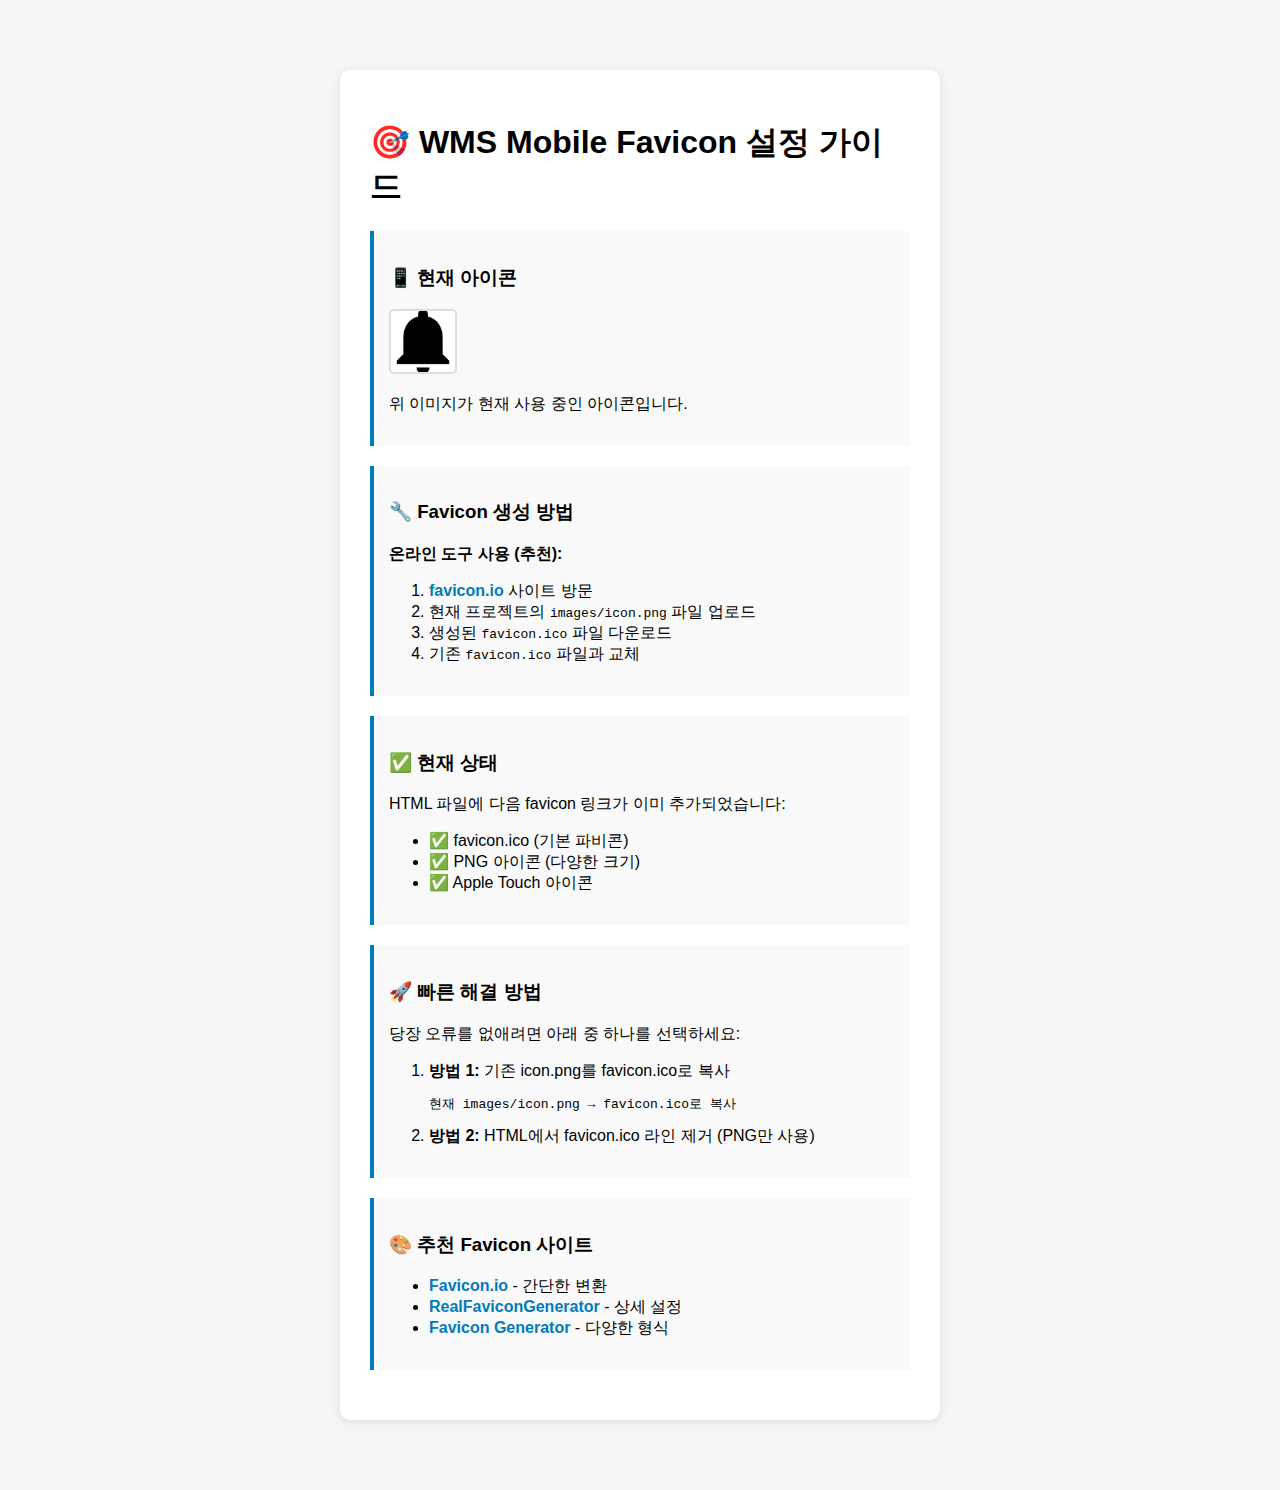
<file: favicon-generator.html>
<!DOCTYPE html>
<html lang="ko">
<head>
    <meta charset="UTF-8">
    <meta name="viewport" content="width=device-width, initial-scale=1.0">
    <title>Favicon 생성기</title>
    <style>
        body {
            font-family: Arial, sans-serif;
            max-width: 600px;
            margin: 50px auto;
            padding: 20px;
            background-color: #f5f5f5;
        }
        .container {
            background: white;
            padding: 30px;
            border-radius: 10px;
            box-shadow: 0 2px 10px rgba(0,0,0,0.1);
        }
        .step {
            margin: 20px 0;
            padding: 15px;
            border-left: 4px solid #007cba;
            background-color: #f9f9f9;
        }
        .current-icon {
            max-width: 64px;
            max-height: 64px;
            border: 2px solid #ddd;
            border-radius: 5px;
        }
        .link {
            color: #007cba;
            text-decoration: none;
            font-weight: bold;
        }
        .link:hover {
            text-decoration: underline;
        }
    </style>
</head>
<body>
    <div class="container">
        <h1>🎯 WMS Mobile Favicon 설정 가이드</h1>
        
        <div class="step">
            <h3>📱 현재 아이콘</h3>
            <img src="images/icon.png" alt="현재 아이콘" class="current-icon">
            <p>위 이미지가 현재 사용 중인 아이콘입니다.</p>
        </div>

        <div class="step">
            <h3>🔧 Favicon 생성 방법</h3>
            <p><strong>온라인 도구 사용 (추천):</strong></p>
            <ol>
                <li><a href="https://favicon.io/favicon-converter/" target="_blank" class="link">favicon.io</a> 사이트 방문</li>
                <li>현재 프로젝트의 <code>images/icon.png</code> 파일 업로드</li>
                <li>생성된 <code>favicon.ico</code> 파일 다운로드</li>
                <li>기존 <code>favicon.ico</code> 파일과 교체</li>
            </ol>
        </div>

        <div class="step">
            <h3>✅ 현재 상태</h3>
            <p>HTML 파일에 다음 favicon 링크가 이미 추가되었습니다:</p>
            <ul>
                <li>✅ favicon.ico (기본 파비콘)</li>
                <li>✅ PNG 아이콘 (다양한 크기)</li>
                <li>✅ Apple Touch 아이콘</li>
            </ul>
        </div>

        <div class="step">
            <h3>🚀 빠른 해결 방법</h3>
            <p>당장 오류를 없애려면 아래 중 하나를 선택하세요:</p>
            <ol>
                <li><strong>방법 1:</strong> 기존 icon.png를 favicon.ico로 복사
                    <pre>현재 images/icon.png → favicon.ico로 복사</pre>
                </li>
                <li><strong>방법 2:</strong> HTML에서 favicon.ico 라인 제거 (PNG만 사용)</li>
            </ol>
        </div>

        <div class="step">
            <h3>🎨 추천 Favicon 사이트</h3>
            <ul>
                <li><a href="https://favicon.io/" target="_blank" class="link">Favicon.io</a> - 간단한 변환</li>
                <li><a href="https://realfavicongenerator.net/" target="_blank" class="link">RealFaviconGenerator</a> - 상세 설정</li>
                <li><a href="https://www.favicon-generator.org/" target="_blank" class="link">Favicon Generator</a> - 다양한 형식</li>
            </ul>
        </div>
    </div>

    <script>
        // 페이지 로드 시 현재 favicon 상태 확인
        window.addEventListener('load', function() {
            const faviconLink = document.querySelector('link[rel="icon"]');
            console.log('🔍 Favicon 상태 확인:');
            console.log('   - HTML에 favicon 링크 존재:', !!faviconLink);
            console.log('   - 현재 페이지 favicon 경로:', faviconLink ? faviconLink.href : '없음');
            
            // favicon 테스트
            const testFavicon = new Image();
            testFavicon.onload = function() {
                console.log('✅ Favicon 로드 성공');
            };
            testFavicon.onerror = function() {
                console.log('❌ Favicon 로드 실패 - 파일을 생성하거나 교체해주세요');
            };
            if (faviconLink) {
                testFavicon.src = faviconLink.href;
            }
        });
    </script>
</body>
</html>
</file>
